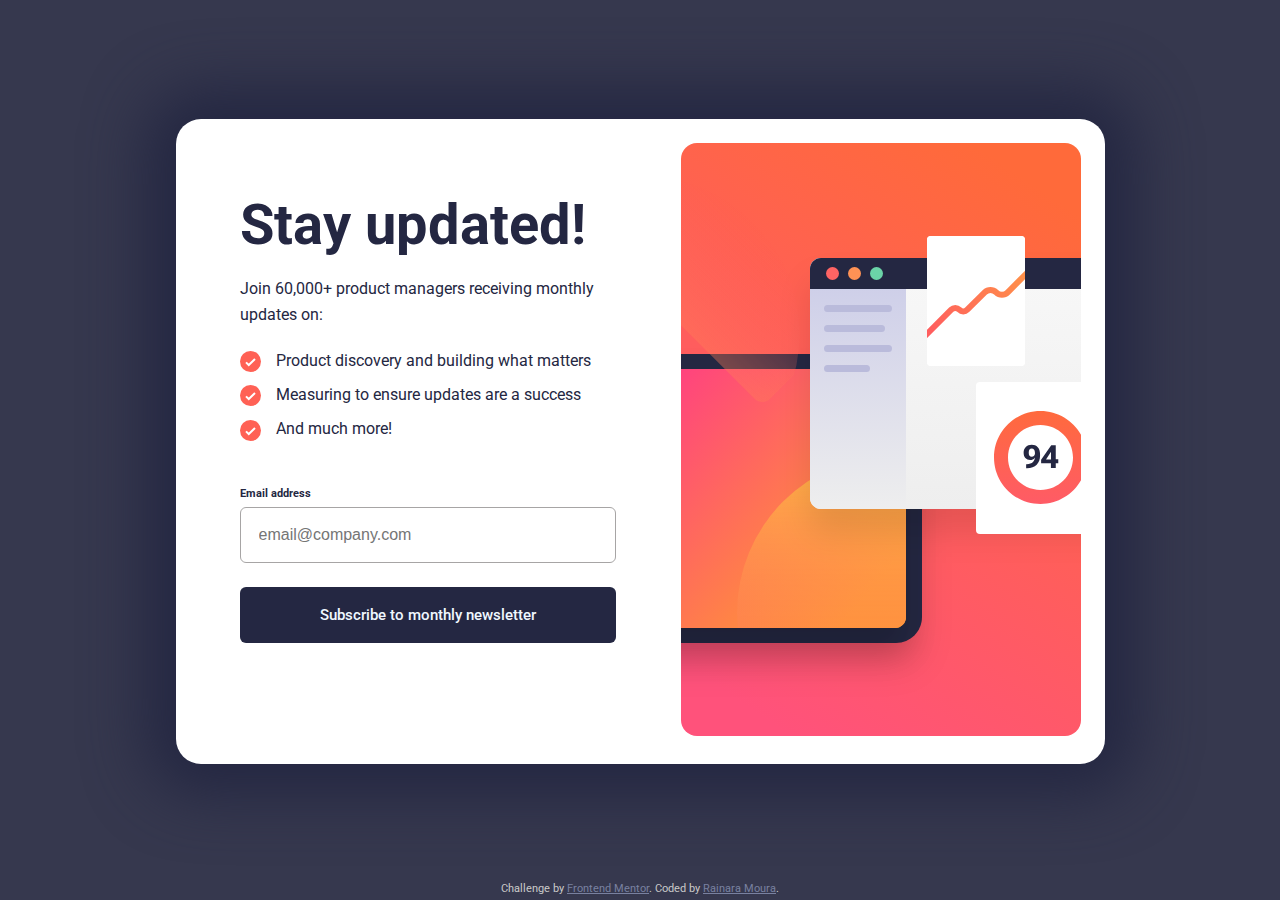
<file: index.html>
<!DOCTYPE html>
<html lang="en">
  <head>
    <meta charset="UTF-8" />
    <meta name="viewport" content="width=device-width, initial-scale=1.0" />
    <link rel="stylesheet" href="index_style.css" />

    <link
      rel="icon"
      type="image/png"
      sizes="32x32"
      href="./assets/images/favicon-32x32.png"
    />

    <title>
      Frontend Mentor | Newsletter sign-up form with success message
    </title>
  </head>

  <body>
    <main>
      <form id="form">
        <div id="image">
          <object
          title="desktop image"
            class="image_desktop"
            type="image/svg+xml"
            data="assets/svg/illustration-sign-up-desktop.svg"
          ></object>

          <object
          title="mobile image"
            class="image_mobile"
            type="image/svg+xml"
            data="assets/svg/illustration-sign-up-mobile.svg"
          ></object>
        </div>

        <section class="container">
          <section class="container_info">
            <div class="title">
              <h1>Stay updated!</h1>
            </div>

            <div class="info">
              Join 60,000+ product managers receiving monthly updates on:
            </div>
            <section class="container_list">
              <div class="icon">
                <object
                title="list icon"
                  type="image/svg+xml"
                  data="assets/svg/icon-list.svg"
                ></object>
                <object
                title="list icon"
                  type="image/svg+xml"
                  data="assets/svg/icon-list.svg"
                ></object>
                <object
                title="list icon"
                  type="image/svg+xml"
                  data="assets/svg/icon-list.svg"
                ></object>
              </div>

              <div class="list">
                <ul>
                  <li>Product discovery and building what matters</li>
                  <li>Measuring to ensure updates are a success</li>
                  <li>And much more!</li>
                </ul>
              </div>
            </section>
          </section>

          <section class="grid email">
            <label for="email">Email address</label>
            <div id="invalid_email" style="display: none">
              Valid email required
            </div>

            <input id="email" type="text" placeholder="email@company.com" />
          </section>

          <div class="button">
            <button id="button" type="submit" onsubmit="">
              Subscribe to monthly newsletter
            </button>
          </div>
        </section>
      </form>
    </main>

    <footer>
      <div class="attribution">
        Challenge by
        <a href="https://www.frontendmentor.io?ref=challenge" target="_blank"
          >Frontend Mentor</a
        >. Coded by
        <a href="https://github.com/rainaranm" target="_blank">Rainara Moura</a
        >.
      </div>
    </footer>
  </body>

  <script>
    document.getElementById("form").addEventListener("submit", function (e) {
      e.preventDefault();

      var emailInput = document.getElementById("email");
      var email = emailInput.value;

      if (!isValidEmail(email)) {
        var messageError = document.getElementById("invalid_email");

        messageError.style.display = "inline";
        emailInput.style.background = "rgb(255 232 231)";
        emailInput.style.outline = "0.1px solid hsl(4, 100%, 67%)";
        emailInput.style.color = "hsl(4, 100%, 67%)";
      } else {
        localStorage.setItem("email", email);
        window.location.href = "success.html";
        localStorage.clear;
      }
    });

    function isValidEmail(email) {
      var emailRegex = /^[a-zA-Z0-9._-]+@[a-zA-Z0-9.-]+\.[a-zA-Z]{2,4}$/;
      console.log(emailRegex.test(email));
      return emailRegex.test(email);
    }
  </script>
</html>
</file>
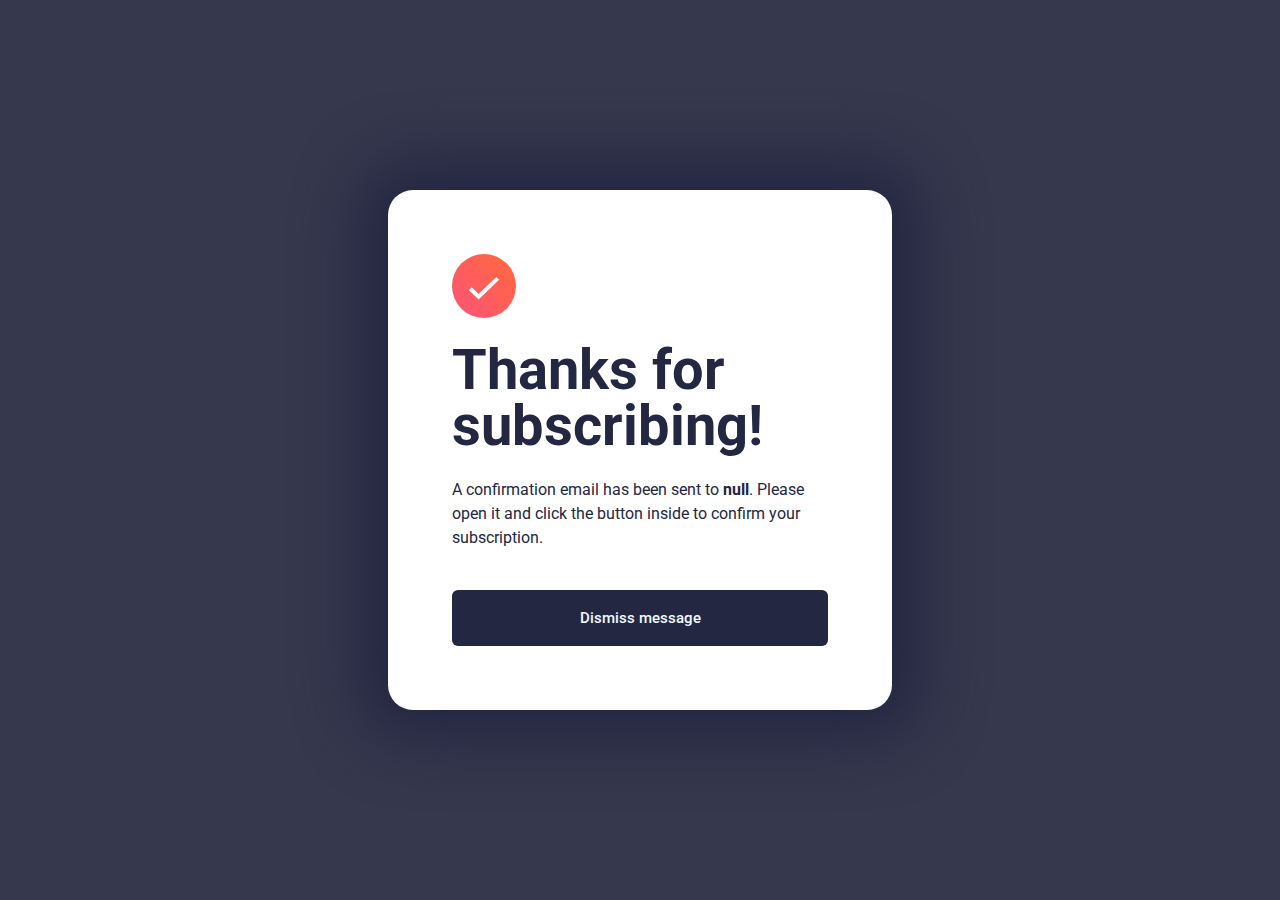
<file: success.html>
<!DOCTYPE html>
<html lang="en">
  <head>
    <meta charset="UTF-8" />
    <meta name="viewport" content="width=device-width, initial-scale=1.0" />

    <link rel="stylesheet" href="success_style.css" />
    <link
      rel="icon"
      type="image/png"
      sizes="32x32"
      href="./assets/images/favicon-32x32.png"
    />
  </head>

  <title>Frontend Mentor | Success message</title>

  <body>
    <main>
      <section class="container">
        <div class="image">
          <object
            title="icon"
            data="assets/svg/icon-success.svg"
            type="image/svg+xml"
          ></object>
        </div>

        <div class="title">
          <h1>Thanks for subscribing!</h1>
        </div>

        <p id="text"></p>

        <div id="dismiss_button">
          <button>Dismiss message</button>
        </div>
      </section>
    </main>
  </body>

  <script>
    var email = localStorage.getItem("email");

    document.getElementById("text").innerHTML =
      "A confirmation email has been sent to <strong>" +
      email +
      "</strong>. Please open it and click the button inside to confirm your subscription.";

    document
      .getElementById("dismiss_button")
      .addEventListener("click", function () {
        window.location.href = "index.html";
      });
  </script>
</html>
</file>
<file: index_style.css>
@import url("https://fonts.googleapis.com/css2?family=Roboto:wght@400;500;700&display=swap");

body {
  margin: 0;
  padding: 0;
  font-family: "Roboto", sans-serif;
  font-weight: 400;
  font-size: 16px;
  background-color: hsl(235, 18%, 26%);
  min-height: 100vh;
}

main {
  display: flex;
  flex-direction: column;
  min-height: 98vh;
}

#form {
  display: flex;
  flex-direction: row-reverse;
  border-radius: 30px;
  background-color: white;
  padding: 24px;
  margin: auto;
  color: hsl(234, 29%, 20%);
  border-radius: 25px;
  box-shadow: 0px 0px 60px 30px hsl(234, 29%, 20%, 1);
}

.image_mobile {
  display: none;
}

.container {
  width: 376px;
  padding-top: 12px;
  padding-left: 40px;
  padding-right: 65px;
}

.title h1 {
  font-size: 56px;
  margin-bottom: 0.33em;
}

.info {
  line-height: 1.6;
  margin-bottom: 23px;
}

.container_list {
  display: flex;
}

.icon object {
  display: flex;
  padding-bottom: 13.5px;
}

ul {
  list-style: none;
  padding-left: 15px;
  margin: 0;
}

.list li {
  padding-bottom: 15px;
}

.grid {
  margin-top: 33px;
  display: grid;
  grid-template-columns: repeat(2, 1fr);
  grid-template-rows: repeat(2, 10px);
  justify-items: stretch;
}

.email label,
#invalid_email {
  font-weight: bold;
  font-size: 11px;
  grid-row: span 2;
}

#invalid_email {
  color: hsl(4, 100%, 67%);
  text-align: right;
}

.email input {
  border-radius: 6px;
  grid-column: span 2;
  width: 100;
  border: 0.1px solid rgb(167, 165, 165);
  padding: 18px;
  font-size: medium;
}

.email input:focus {
  outline: 0.1px solid black;
}

#button {
  margin-top: 24px;
  font-family: "Roboto", sans-serif;
  border: none;
  border-radius: 6px;
  width: 100%;
  padding: 19px;
  background: hsl(234, 29%, 20%);
  font-weight: 500;
  font-size: 15px;
  color: aliceblue;
}

#button:hover {
  background: linear-gradient(90deg, #ff527b, #ff6a3a);
  box-shadow: -1px 12px 30px rgb(255, 82, 123, 0.5);
}

.attribution {
  font-size: 11px;
  text-align: center;
  color: rgb(202, 202, 202);
}

.attribution a {
  color: hsl(228, 17%, 55%);
}

@media only screen and (min-width: 768px) and (max-width: 928px) {
  .container {
    padding: 20px;
    width: 300px;
    margin: 0;
  }

  .title h1 {
    font-size: 45px;
    margin-bottom: 0.33em;
    align-items: center;
  }
}

@media only screen and (min-width: 376px) and (max-width: 767px) {
  #form {
    display: flex;
    flex-direction: column;
    padding: 3%;
    align-items: center;
    margin-top: 2%;
  }

  .image_mobile {
    display: block;
    border-radius: 20px;
  }

  .image_desktop {
    display: none;
  }

  .container {
    padding: 0;
    width: 340px;
    margin: 0;
  }

  .title h1 {
    font-size: 40px;
    margin-bottom: 0.33em;
    align-items: center;
  }
}

@media only screen and (max-width: 375px) {
  body {
    background-color: white;
  }

  #form {
    display: flex;
    flex-direction: column;
    padding: 0;
    align-items: center;
    box-shadow: none;
  }

  .image_mobile {
    display: block;
  }

  .image_desktop {
    display: none;
  }

  .container {
    padding: 0;
    width: 340px;
    margin: 0;
  }

  .title h1 {
    font-size: 40px;
    margin-bottom: 0.33em;
    align-items: center;
  }

  #button {
    margin-bottom: 10px;
  }

  .attribution {
    color: hsl(235, 18%, 26%);
  }
}
</file>
<file: success_style.css>
@import url("https://fonts.googleapis.com/css2?family=Roboto:wght@400;500;700&display=swap");

* {
  margin: 0;
  padding: 0;
}

body {
  background-color: hsl(235, 18%, 26%);
  font-family: "Roboto", sans-serif;
  font-weight: 400;
  font-size: 16px;
  color: hsl(234, 29%, 20%);
  display: flex;
  align-items: center;
  justify-content: center;
  min-height: 100vh;
}

.container {
  width: 376px;
  display: flex;
  flex-direction: column;
  padding: 64px;
  background-color: white;
  border-radius: 25px;
  box-shadow: 0px 0px 60px 30px hsl(234, 29%, 20%, 1);
}

.title h1 {
  font-size: 56px;
  line-height: 1;
  margin-top: 20px;
}

#text {
  line-height: 1.5;
  margin-top: 24px;
  margin-bottom: 40px;
}

button {
  font-family: "Roboto", sans-serif;
  border: none;
  border-radius: 6px;
  width: 100%;
  padding: 19px;
  background: hsl(234, 29%, 20%);
  font-weight: 500;
  font-size: 15px;
  color: aliceblue;
}

button:hover {
  background: linear-gradient(90deg, #ff527b, #ff6a3a);
  box-shadow: -1px 12px 30px rgb(255, 82, 123, 0.4);
}

@media only screen and (max-width: 438px) {
  body {
    background-color: white;
  }

  .container {
    padding: 0;
    box-shadow: none;
    width: 326px;
    margin-top: 40px;
  }

  .title h1 {
    font-size: 40px;
  }

  #text {
    margin-bottom: 41vh;
  }
}
</file>
